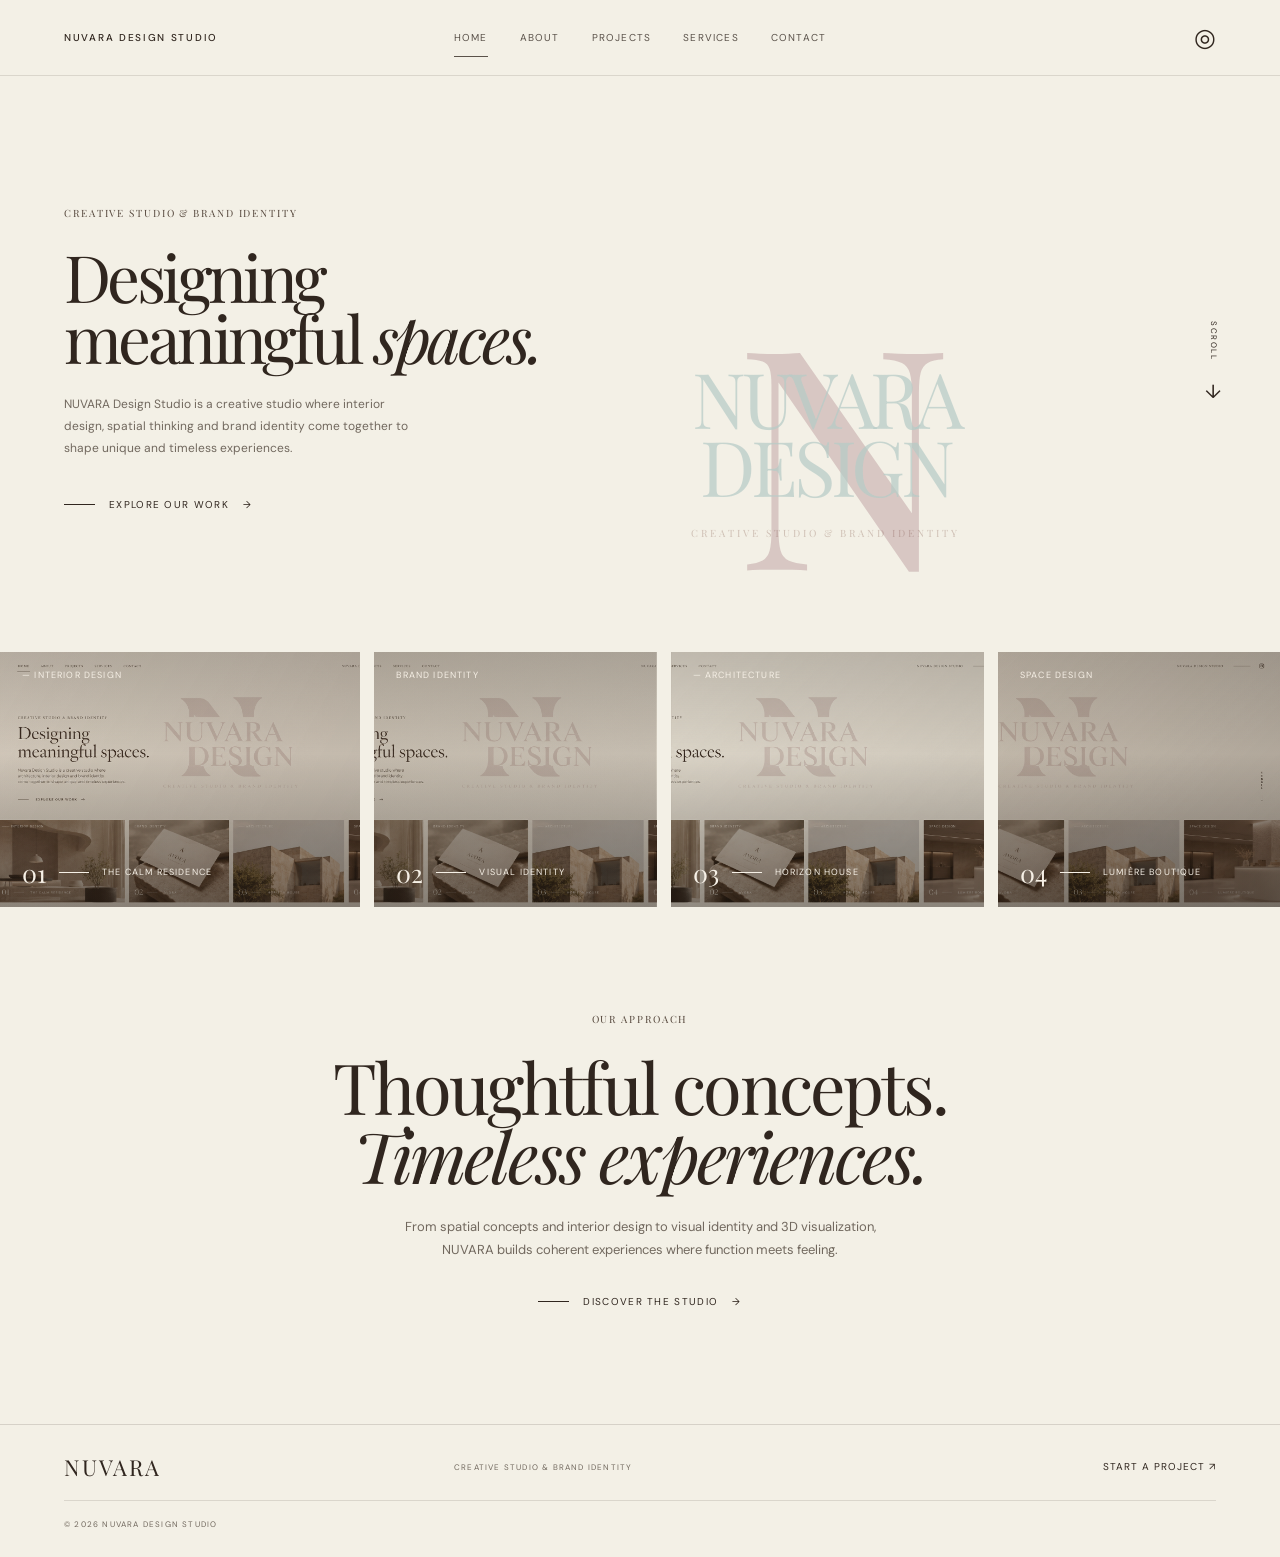
<file: Downloads/NUVARA-Design-Studio-Portfolio-UPDATED/nuvara-portfolio/index.html>
<!DOCTYPE html>
<html lang="en">
<head>
  <meta charset="UTF-8">
  <meta name="viewport" content="width=device-width, initial-scale=1.0">
  <meta name="description" content="NUVARA Design Studio — creative studio and brand identity. Interior design, architecture, branding and spatial experiences.">
  <title>NUVARA Design — Creative Studio & Brand Identity</title>
  <link rel="preconnect" href="https://fonts.googleapis.com">
  <link rel="preconnect" href="https://fonts.gstatic.com" crossorigin>
  <link href="https://fonts.googleapis.com/css2?family=DM+Sans:wght@300;400;500&family=Playfair+Display:wght@400;500&display=swap" rel="stylesheet">
  <link rel="stylesheet" href="assets/css/style.css">
</head>
<body class="home-page">
  <header class="home-header">
    <a class="home-brand" href="index.html" aria-label="NUVARA home">NUVARA DESIGN STUDIO</a>
    <button class="home-menu-toggle" aria-expanded="false" aria-controls="home-nav">MENU</button>
    <nav class="home-nav" id="home-nav" aria-label="Main navigation">
      <a class="active" href="index.html">Home</a>
      <a href="about.html">About</a>
      <a href="#work">Projects</a>
      <a href="#services">Services</a>
      <a href="contact.html">Contact</a>
    </nav>
    <a class="instagram-link" href="https://www.instagram.com/" target="_blank" rel="noreferrer" aria-label="Instagram">◎</a>
  </header>

  <main>
    <section class="home-hero">
      <div class="hero-copy-home">
        <p class="eyebrow">CREATIVE STUDIO &amp; BRAND IDENTITY</p>
        <h1>Designing<br>meaningful <em>spaces.</em></h1>
        <p class="home-description">NUVARA Design Studio is a creative studio where interior design, spatial thinking and brand identity come together to shape unique and timeless experiences.</p>
        <a class="home-cta" href="#work"><span class="cta-line"></span> Explore our work <span aria-hidden="true">→</span></a>
      </div>

      <div class="hero-logo-watermark" aria-hidden="true">
        <div class="watermark-monogram">N</div>
        <div class="watermark-name">NUVARA<br>DESIGN</div>
        <p>CREATIVE STUDIO &amp; BRAND IDENTITY</p>
      </div>
      <a class="scroll-cue" href="#work"><span>SCROLL</span><b>↓</b></a>
    </section>

    <section id="work" class="home-projects" aria-label="Selected projects">
      <a class="home-project project-interior" href="project-residential.html">
        <span class="project-category">— Interior Design</span>
        <span class="project-caption"><b>01</b><i></i><span>The Calm Residence</span></span>
      </a>
      <a class="home-project project-brand" href="project-identity.html">
        <span class="project-category">Brand Identity</span>
        <span class="project-caption"><b>02</b><i></i><span>Visual Identity</span></span>
      </a>
      <a class="home-project project-architecture" href="project-nuvara.html">
        <span class="project-category">— Architecture</span>
        <span class="project-caption"><b>03</b><i></i><span>Horizon House</span></span>
      </a>
      <a class="home-project project-space" href="project-modular.html">
        <span class="project-category">Space Design</span>
        <span class="project-caption"><b>04</b><i></i><span>Lumière Boutique</span></span>
      </a>
    </section>

    <section class="home-intro" id="services">
      <p class="eyebrow">OUR APPROACH</p>
      <h2>Thoughtful concepts.<br><em>Timeless experiences.</em></h2>
      <p>From spatial concepts and interior design to visual identity and 3D visualization, NUVARA builds coherent experiences where function meets feeling.</p>
      <a class="home-cta" href="about.html"><span class="cta-line"></span> Discover the studio <span aria-hidden="true">→</span></a>
    </section>
  </main>

  <footer class="home-footer">
    <a class="footer-wordmark" href="index.html">NUVARA</a>
    <span>CREATIVE STUDIO &amp; BRAND IDENTITY</span>
    <a href="contact.html">Start a project ↗</a>
    <small>© 2026 NUVARA DESIGN STUDIO</small>
  </footer>
  <script src="assets/js/script.js"></script>
</body>
</html>
</file>
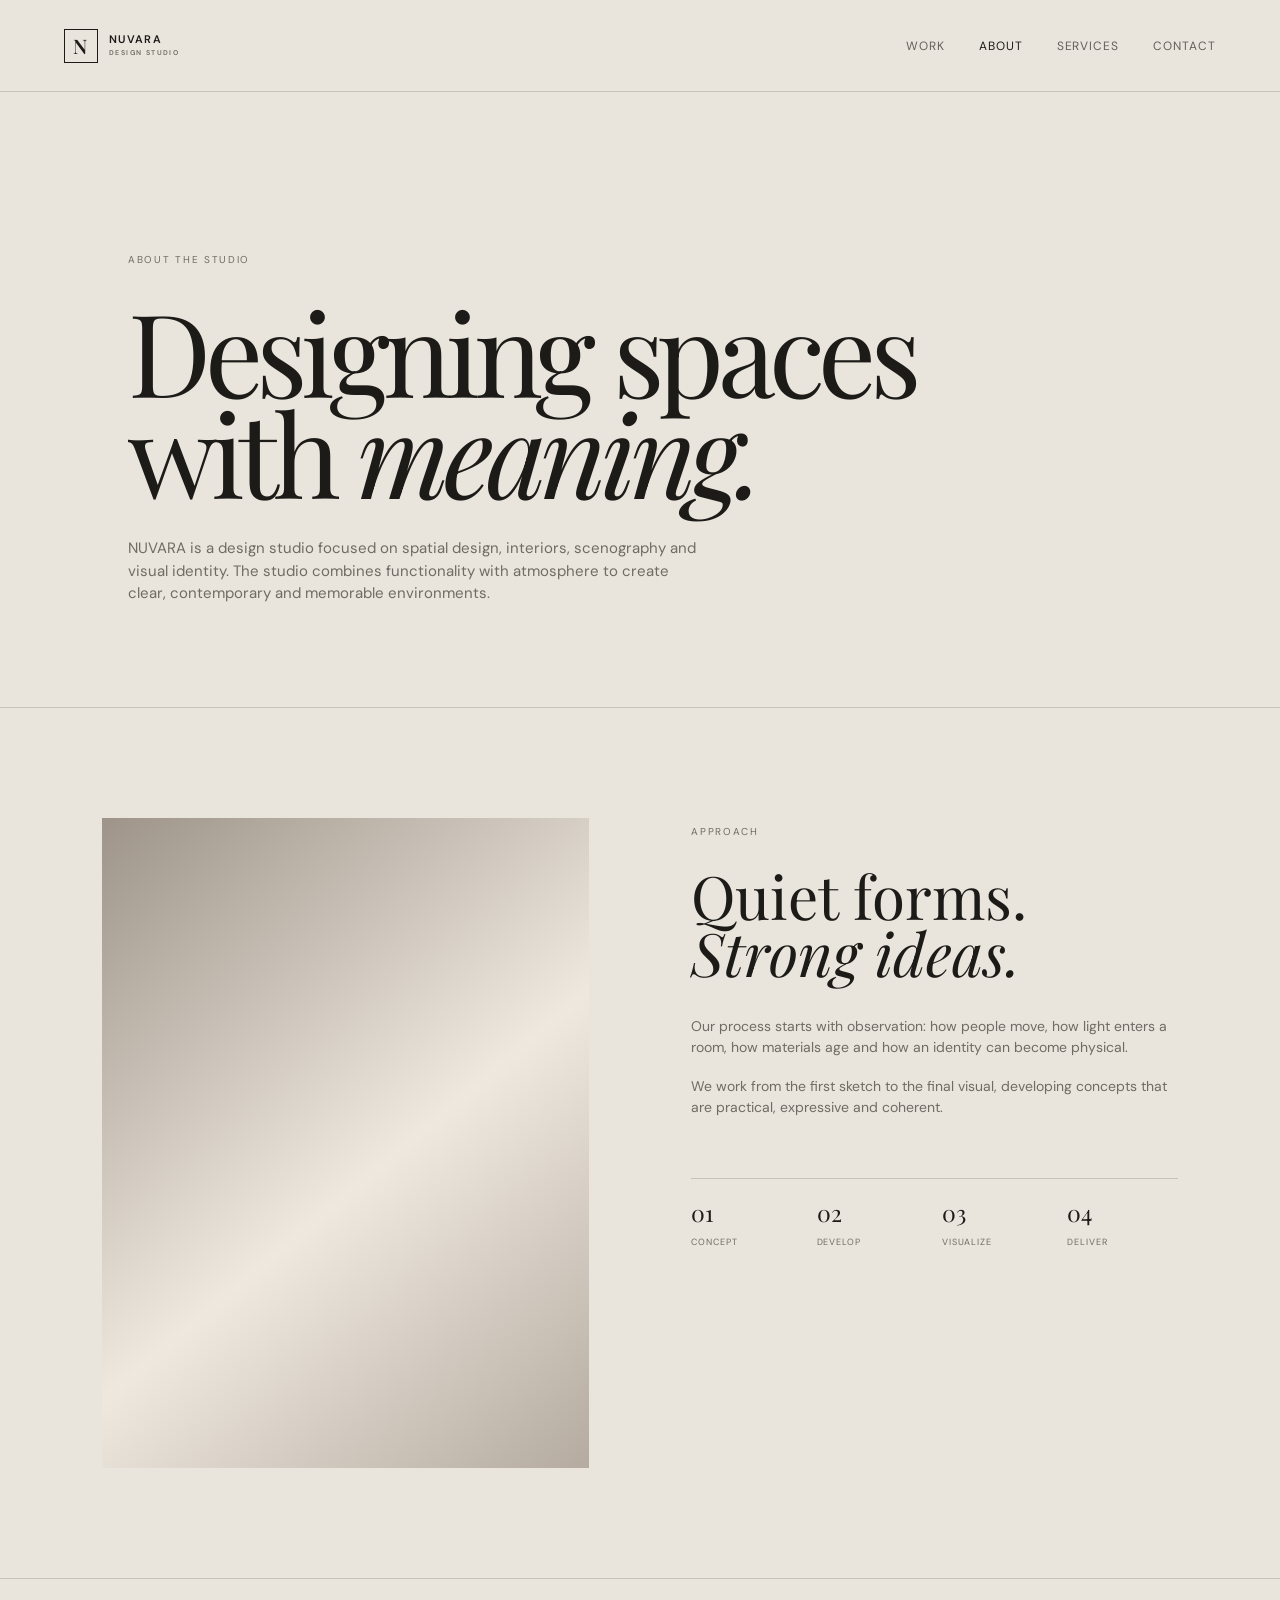
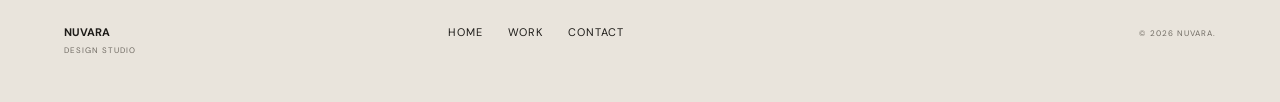
<file: Downloads/NUVARA-Design-Studio-Portfolio-UPDATED/nuvara-portfolio/about.html>
<!DOCTYPE html>
<html lang="en">
<head>
  <meta charset="UTF-8">
  <meta name="viewport" content="width=device-width, initial-scale=1.0">
  <title>About — NUVARA</title>
  <link rel="preconnect" href="https://fonts.googleapis.com">
  <link rel="preconnect" href="https://fonts.gstatic.com" crossorigin>
  <link href="https://fonts.googleapis.com/css2?family=DM+Sans:wght@300;400;500;600&family=Playfair+Display:wght@400;500&display=swap" rel="stylesheet">
  <link rel="stylesheet" href="assets/css/style.css">
</head>
<body>
<header class="site-header">
  <a class="brand" href="index.html"><span class="brand-mark">N</span><span>NUVARA<br><small>DESIGN STUDIO</small></span></a>
  <button class="menu-toggle">MENU</button>
  <nav class="nav"><a href="index.html#work">Work</a><a class="active" href="about.html">About</a><a href="index.html#services">Services</a><a href="contact.html">Contact</a></nav>
</header>
<main class="inner-page">
  <section class="page-hero">
    <span class="eyebrow">ABOUT THE STUDIO</span>
    <h1>Designing spaces<br>with <em>meaning.</em></h1>
    <p>NUVARA is a design studio focused on spatial design, interiors, scenography and visual identity. The studio combines functionality with atmosphere to create clear, contemporary and memorable environments.</p>
  </section>
  <section class="about-grid section">
    <div class="about-visual image-09"></div>
    <div class="about-text">
      <span class="eyebrow">APPROACH</span>
      <h2>Quiet forms.<br><em>Strong ideas.</em></h2>
      <p>Our process starts with observation: how people move, how light enters a room, how materials age and how an identity can become physical.</p>
      <p>We work from the first sketch to the final visual, developing concepts that are practical, expressive and coherent.</p>
      <div class="facts"><div><strong>01</strong><span>Concept</span></div><div><strong>02</strong><span>Develop</span></div><div><strong>03</strong><span>Visualize</span></div><div><strong>04</strong><span>Deliver</span></div></div>
    </div>
  </section>
</main>
<footer class="footer"><div><strong>NUVARA</strong><br><small>DESIGN STUDIO</small></div><div><a href="index.html">Home</a><a href="index.html#work">Work</a><a href="contact.html">Contact</a></div><div><small>© 2026 NUVARA.</small></div></footer>
<script src="assets/js/script.js"></script>
</body>
</html>
</file>
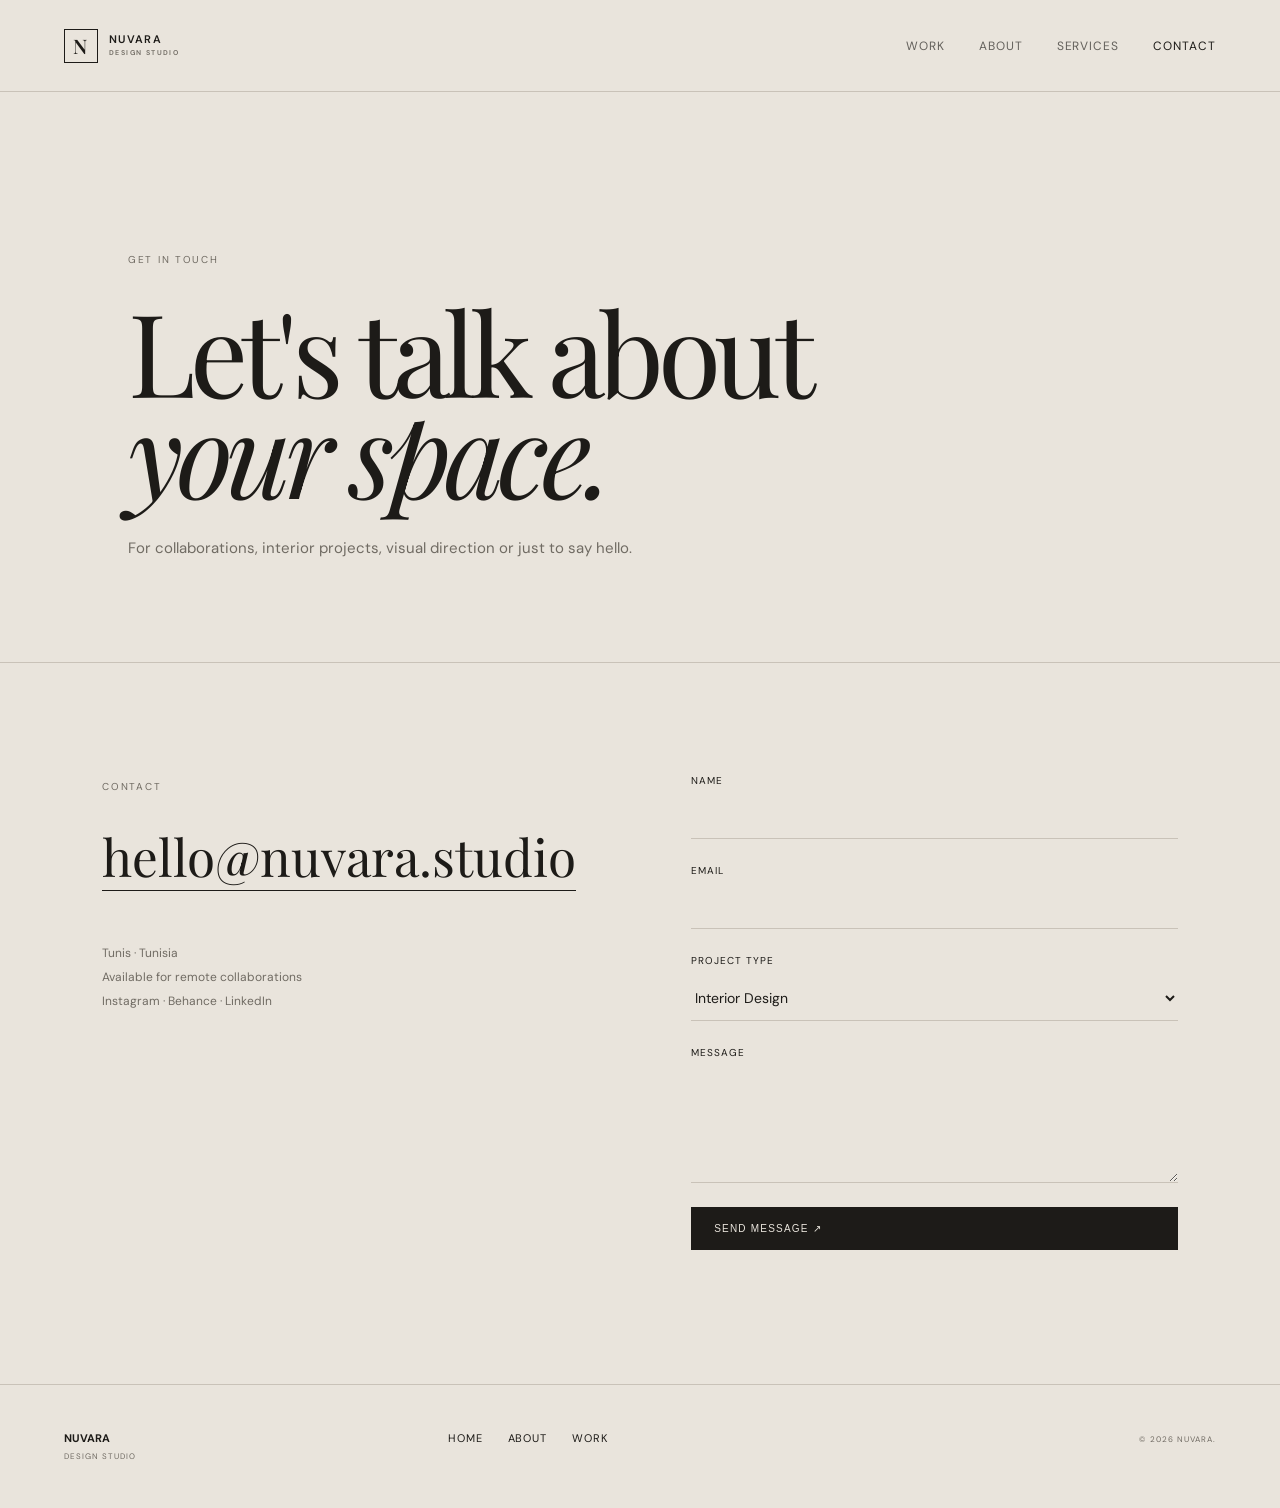
<file: Downloads/NUVARA-Design-Studio-Portfolio-UPDATED/nuvara-portfolio/contact.html>
<!DOCTYPE html>
<html lang="en">
<head>
  <meta charset="UTF-8"><meta name="viewport" content="width=device-width, initial-scale=1.0">
  <title>Contact — NUVARA</title>
  <link rel="preconnect" href="https://fonts.googleapis.com"><link rel="preconnect" href="https://fonts.gstatic.com" crossorigin>
  <link href="https://fonts.googleapis.com/css2?family=DM+Sans:wght@300;400;500;600&family=Playfair+Display:wght@400;500&display=swap" rel="stylesheet">
  <link rel="stylesheet" href="assets/css/style.css">
</head>
<body>
<header class="site-header">
  <a class="brand" href="index.html"><span class="brand-mark">N</span><span>NUVARA<br><small>DESIGN STUDIO</small></span></a>
  <button class="menu-toggle">MENU</button><nav class="nav"><a href="index.html#work">Work</a><a href="about.html">About</a><a href="index.html#services">Services</a><a class="active" href="contact.html">Contact</a></nav>
</header>
<main class="inner-page">
  <section class="page-hero contact-hero"><span class="eyebrow">GET IN TOUCH</span><h1>Let's talk about<br><em>your space.</em></h1><p>For collaborations, interior projects, visual direction or just to say hello.</p></section>
  <section class="contact-grid section">
    <div><span class="eyebrow">CONTACT</span><a class="big-contact" href="mailto:hello@nuvara.studio">hello@nuvara.studio</a><div class="contact-details"><p>Tunis · Tunisia</p><p>Available for remote collaborations</p><p>Instagram · Behance · LinkedIn</p></div></div>
    <form class="contact-form" onsubmit="return submitForm(event)">
      <label>Name<input required type="text" name="name"></label>
      <label>Email<input required type="email" name="email"></label>
      <label>Project type<select name="type"><option>Interior Design</option><option>Brand Identity</option><option>3D Visualization</option><option>Scenography</option><option>Other</option></select></label>
      <label>Message<textarea required name="message" rows="5"></textarea></label>
      <button class="button" type="submit">Send message ↗</button>
      <p id="form-message" class="form-message"></p>
    </form>
  </section>
</main>
<footer class="footer"><div><strong>NUVARA</strong><br><small>DESIGN STUDIO</small></div><div><a href="index.html">Home</a><a href="about.html">About</a><a href="index.html#work">Work</a></div><div><small>© 2026 NUVARA.</small></div></footer>
<script src="assets/js/script.js"></script>
</body>
</html>
</file>
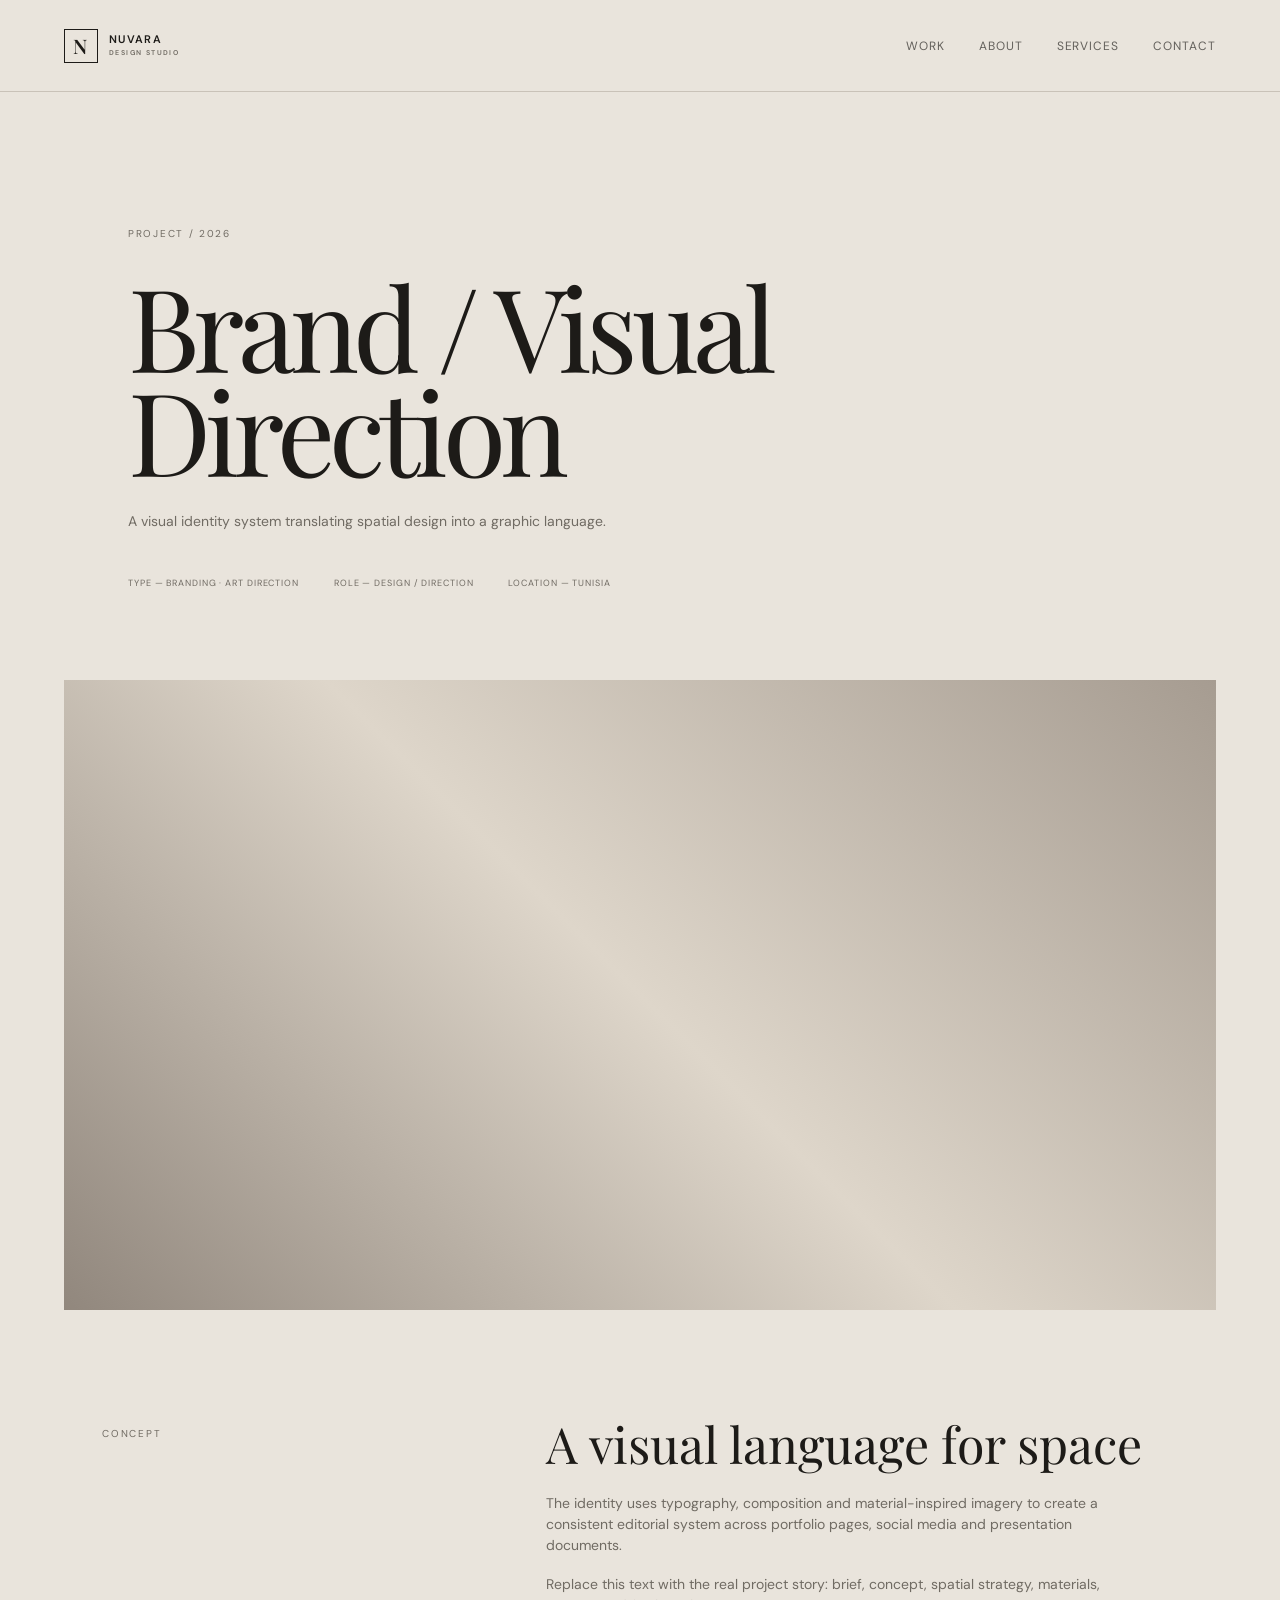
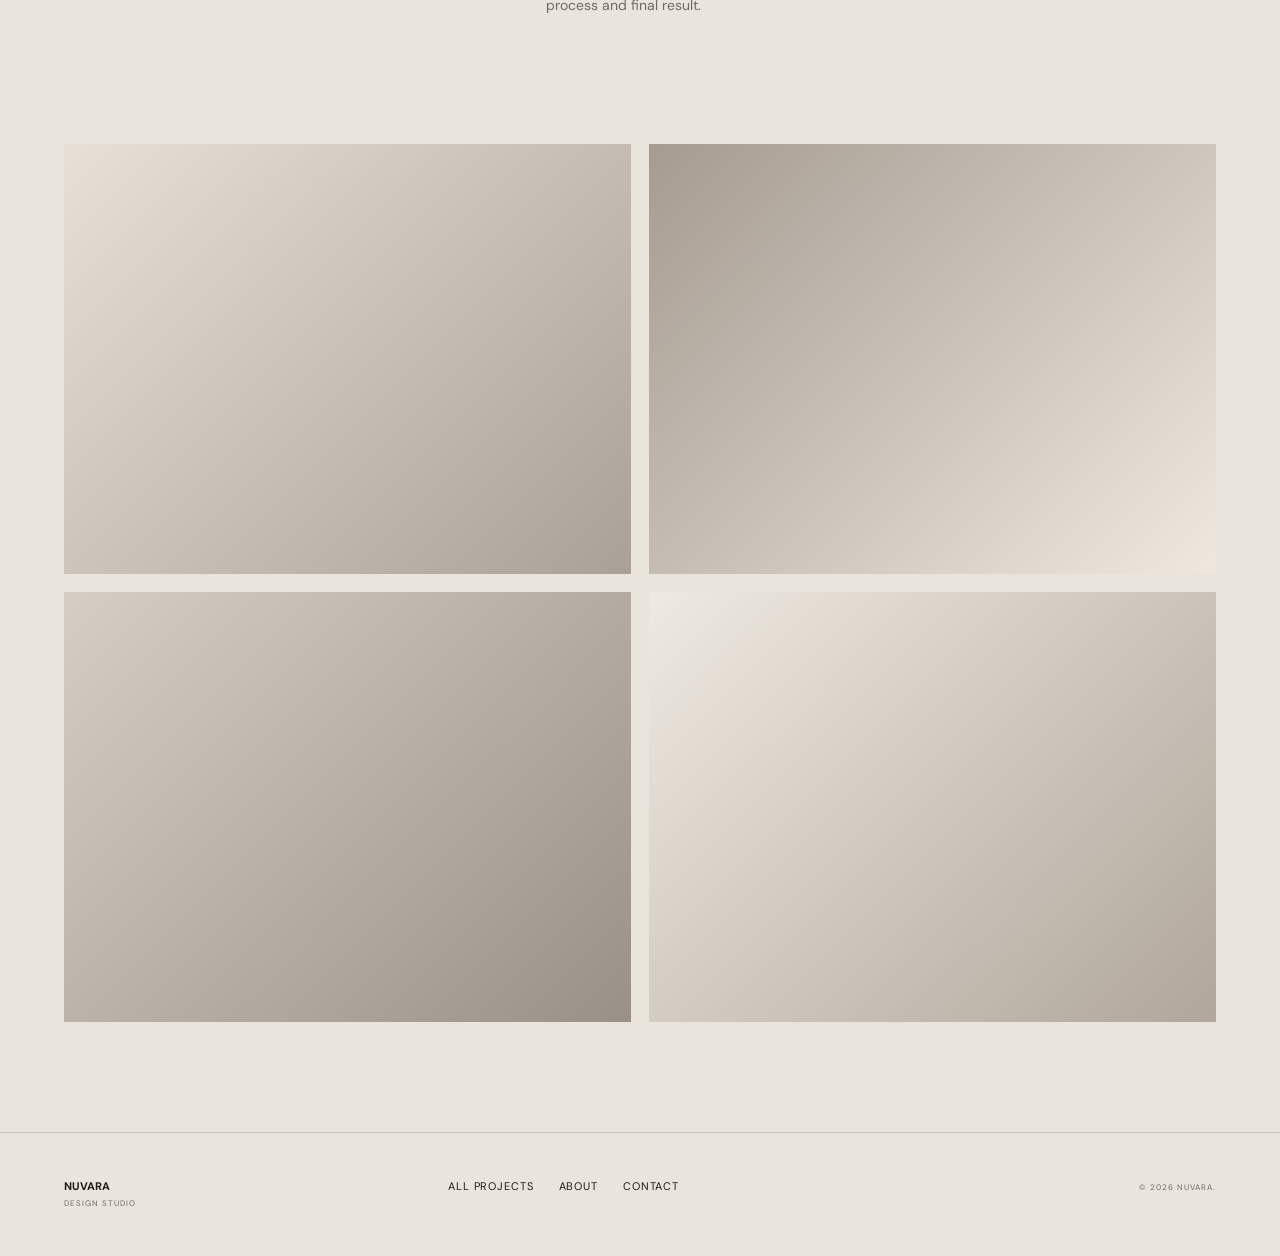
<file: Downloads/NUVARA-Design-Studio-Portfolio-UPDATED/nuvara-portfolio/project-identity.html>
<!DOCTYPE html>
<html lang="en">
<head>
<meta charset="UTF-8"><meta name="viewport" content="width=device-width, initial-scale=1.0">
<title>Brand / Visual Direction — NUVARA</title>
<link rel="preconnect" href="https://fonts.googleapis.com"><link rel="preconnect" href="https://fonts.gstatic.com" crossorigin>
<link href="https://fonts.googleapis.com/css2?family=DM+Sans:wght@300;400;500;600&family=Playfair+Display:wght@400;500&display=swap" rel="stylesheet">
<link rel="stylesheet" href="assets/css/style.css">
</head>
<body>
<header class="site-header">
<a class="brand" href="index.html"><span class="brand-mark">N</span><span>NUVARA<br><small>DESIGN STUDIO</small></span></a>
<button class="menu-toggle">MENU</button><nav class="nav"><a href="index.html#work">Work</a><a href="about.html">About</a><a href="index.html#services">Services</a><a href="contact.html">Contact</a></nav>
</header>
<main class="project-page">
<section class="project-intro"><span class="eyebrow">PROJECT / 2026</span><h1>Brand / Visual Direction</h1><p>A visual identity system translating spatial design into a graphic language.</p><div class="project-data"><span>Type — Branding · Art Direction</span><span>Role — Design / Direction</span><span>Location — Tunisia</span></div></section>
<div class="project-cover image-04"></div>
<section class="project-body section"><div><span class="eyebrow">CONCEPT</span></div><div><h2>A visual language for space</h2><p>The identity uses typography, composition and material-inspired imagery to create a consistent editorial system across portfolio pages, social media and presentation documents.</p><p>Replace this text with the real project story: brief, concept, spatial strategy, materials, process and final result.</p></div></section>
<div class="project-gallery"><div class="gallery-box g1"></div><div class="gallery-box g2"></div><div class="gallery-box g3"></div><div class="gallery-box g4"></div></div>
</main>
<footer class="footer"><div><strong>NUVARA</strong><br><small>DESIGN STUDIO</small></div><div><a href="index.html#work">All projects</a><a href="about.html">About</a><a href="contact.html">Contact</a></div><div><small>© 2026 NUVARA.</small></div></footer>
<script src="assets/js/script.js"></script>
</body></html>
</file>
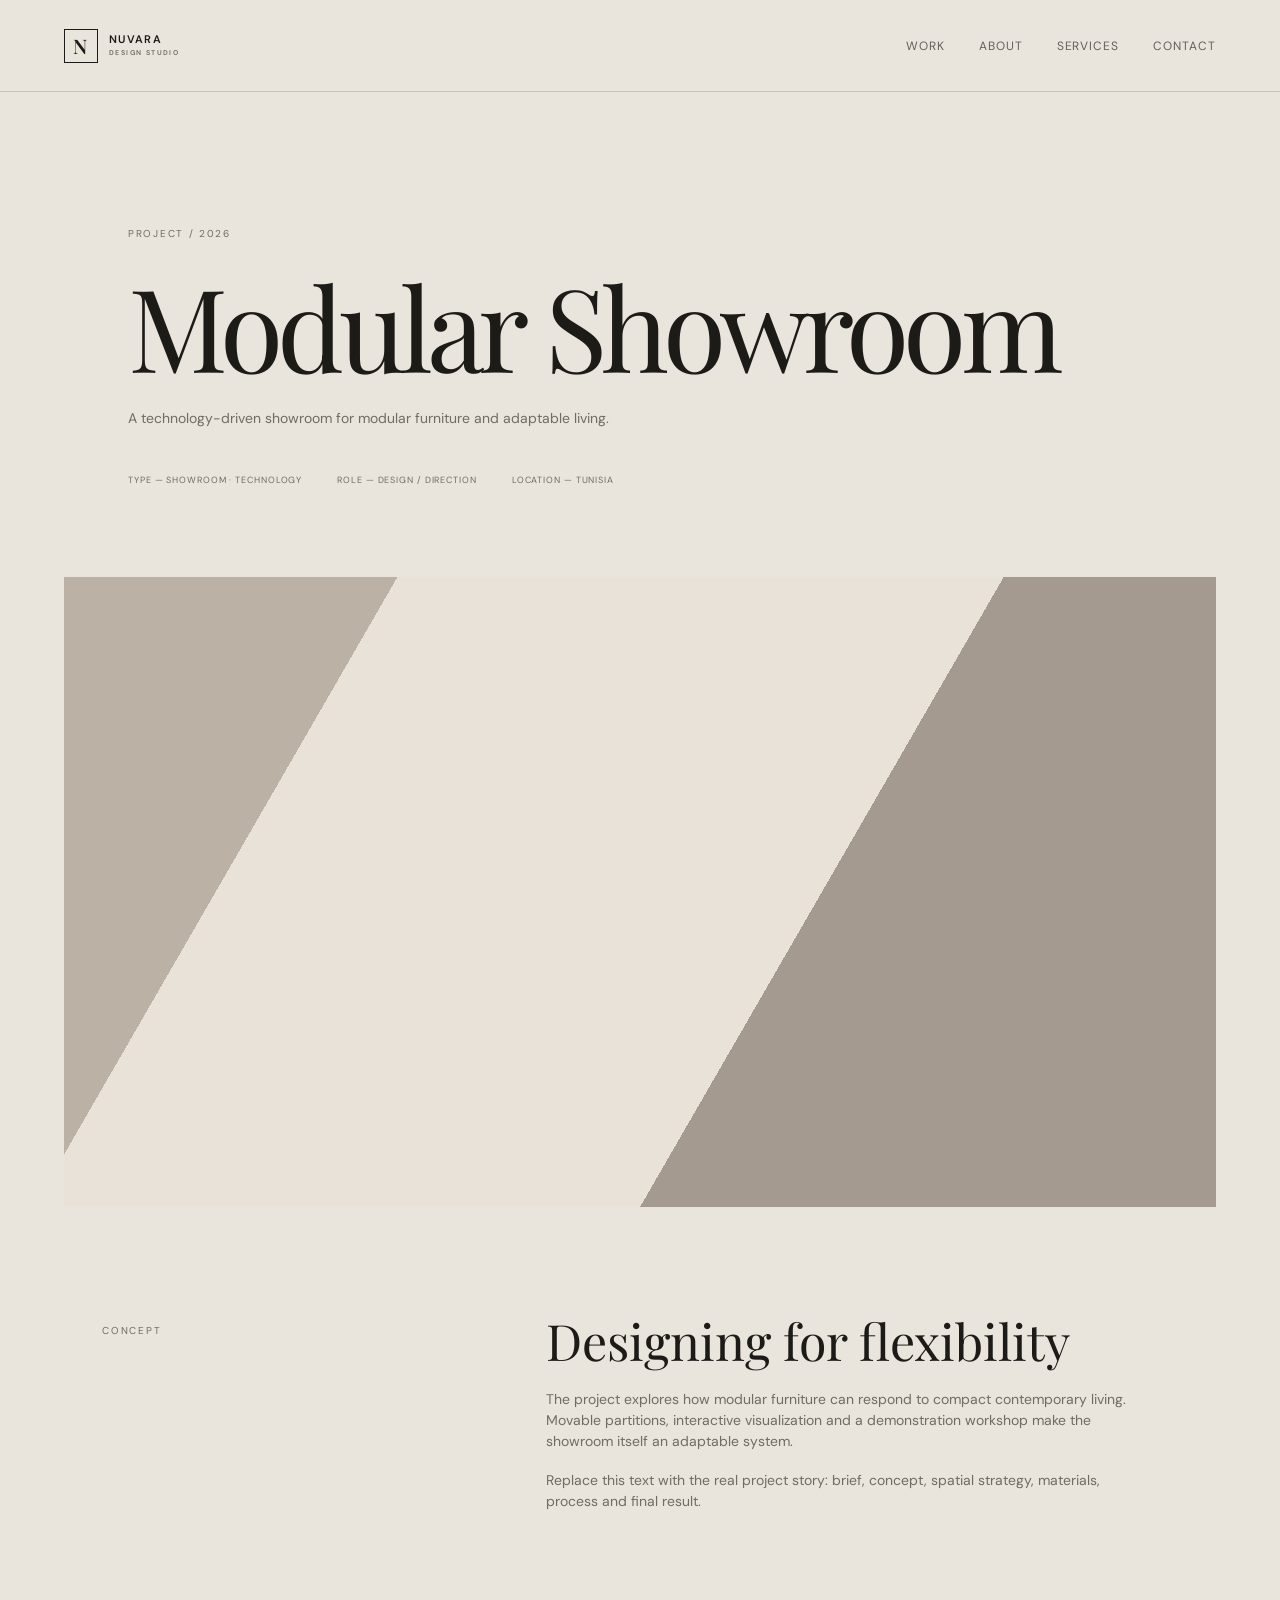
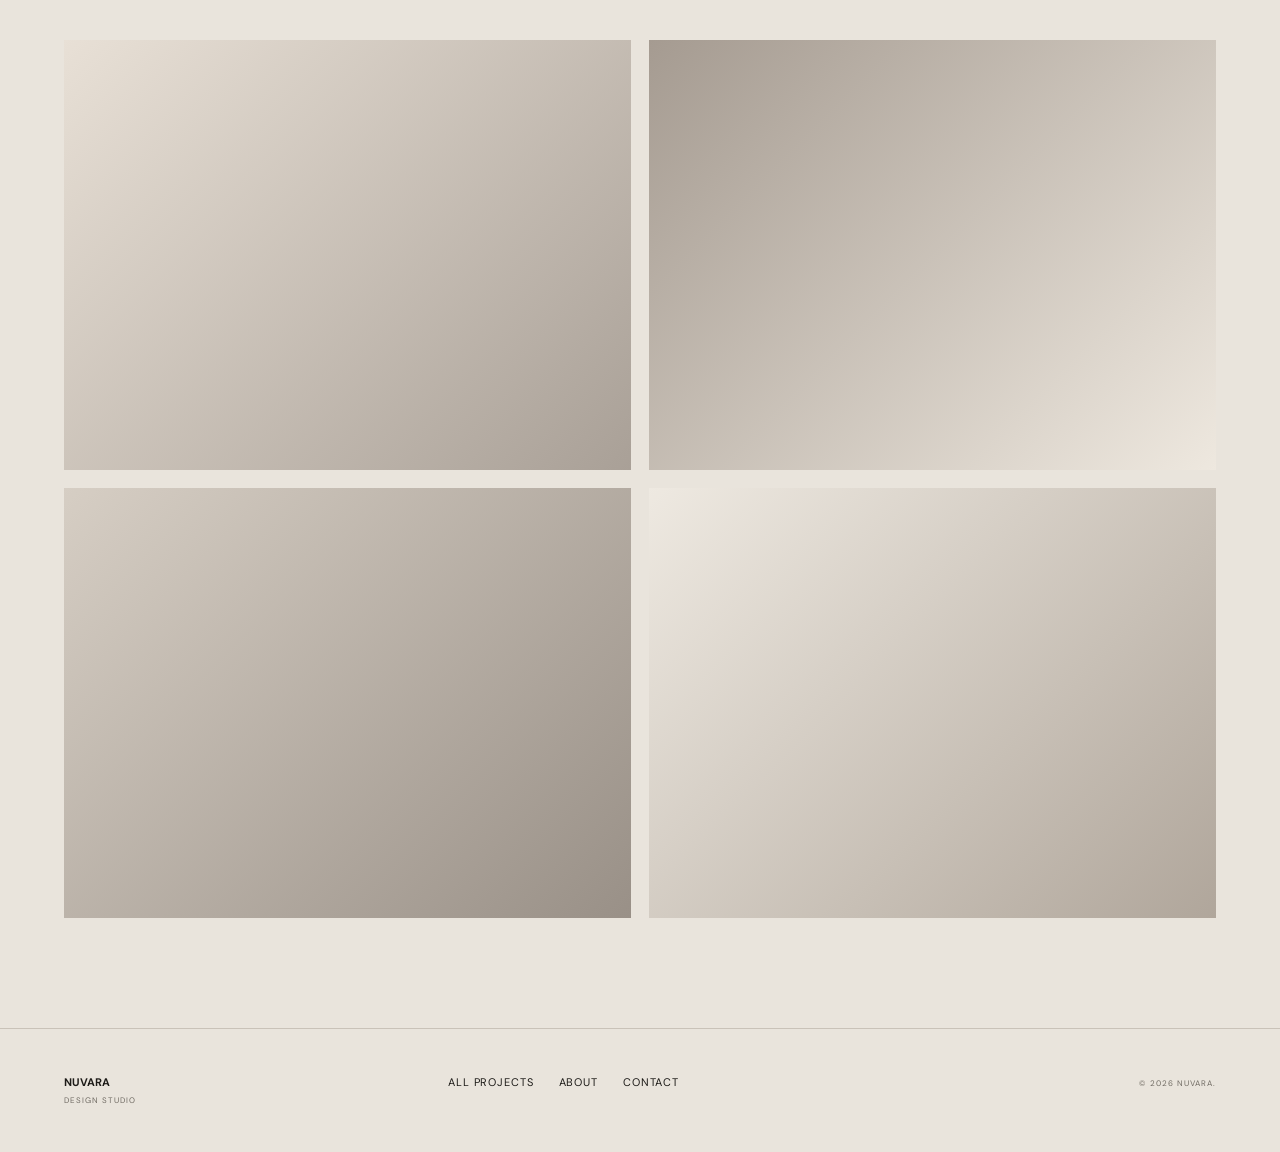
<file: Downloads/NUVARA-Design-Studio-Portfolio-UPDATED/nuvara-portfolio/project-modular.html>
<!DOCTYPE html>
<html lang="en">
<head>
<meta charset="UTF-8"><meta name="viewport" content="width=device-width, initial-scale=1.0">
<title>Modular Showroom — NUVARA</title>
<link rel="preconnect" href="https://fonts.googleapis.com"><link rel="preconnect" href="https://fonts.gstatic.com" crossorigin>
<link href="https://fonts.googleapis.com/css2?family=DM+Sans:wght@300;400;500;600&family=Playfair+Display:wght@400;500&display=swap" rel="stylesheet">
<link rel="stylesheet" href="assets/css/style.css">
</head>
<body>
<header class="site-header">
<a class="brand" href="index.html"><span class="brand-mark">N</span><span>NUVARA<br><small>DESIGN STUDIO</small></span></a>
<button class="menu-toggle">MENU</button><nav class="nav"><a href="index.html#work">Work</a><a href="about.html">About</a><a href="index.html#services">Services</a><a href="contact.html">Contact</a></nav>
</header>
<main class="project-page">
<section class="project-intro"><span class="eyebrow">PROJECT / 2026</span><h1>Modular Showroom</h1><p>A technology-driven showroom for modular furniture and adaptable living.</p><div class="project-data"><span>Type — Showroom · Technology</span><span>Role — Design / Direction</span><span>Location — Tunisia</span></div></section>
<div class="project-cover image-02"></div>
<section class="project-body section"><div><span class="eyebrow">CONCEPT</span></div><div><h2>Designing for flexibility</h2><p>The project explores how modular furniture can respond to compact contemporary living. Movable partitions, interactive visualization and a demonstration workshop make the showroom itself an adaptable system.</p><p>Replace this text with the real project story: brief, concept, spatial strategy, materials, process and final result.</p></div></section>
<div class="project-gallery"><div class="gallery-box g1"></div><div class="gallery-box g2"></div><div class="gallery-box g3"></div><div class="gallery-box g4"></div></div>
</main>
<footer class="footer"><div><strong>NUVARA</strong><br><small>DESIGN STUDIO</small></div><div><a href="index.html#work">All projects</a><a href="about.html">About</a><a href="contact.html">Contact</a></div><div><small>© 2026 NUVARA.</small></div></footer>
<script src="assets/js/script.js"></script>
</body></html>
</file>
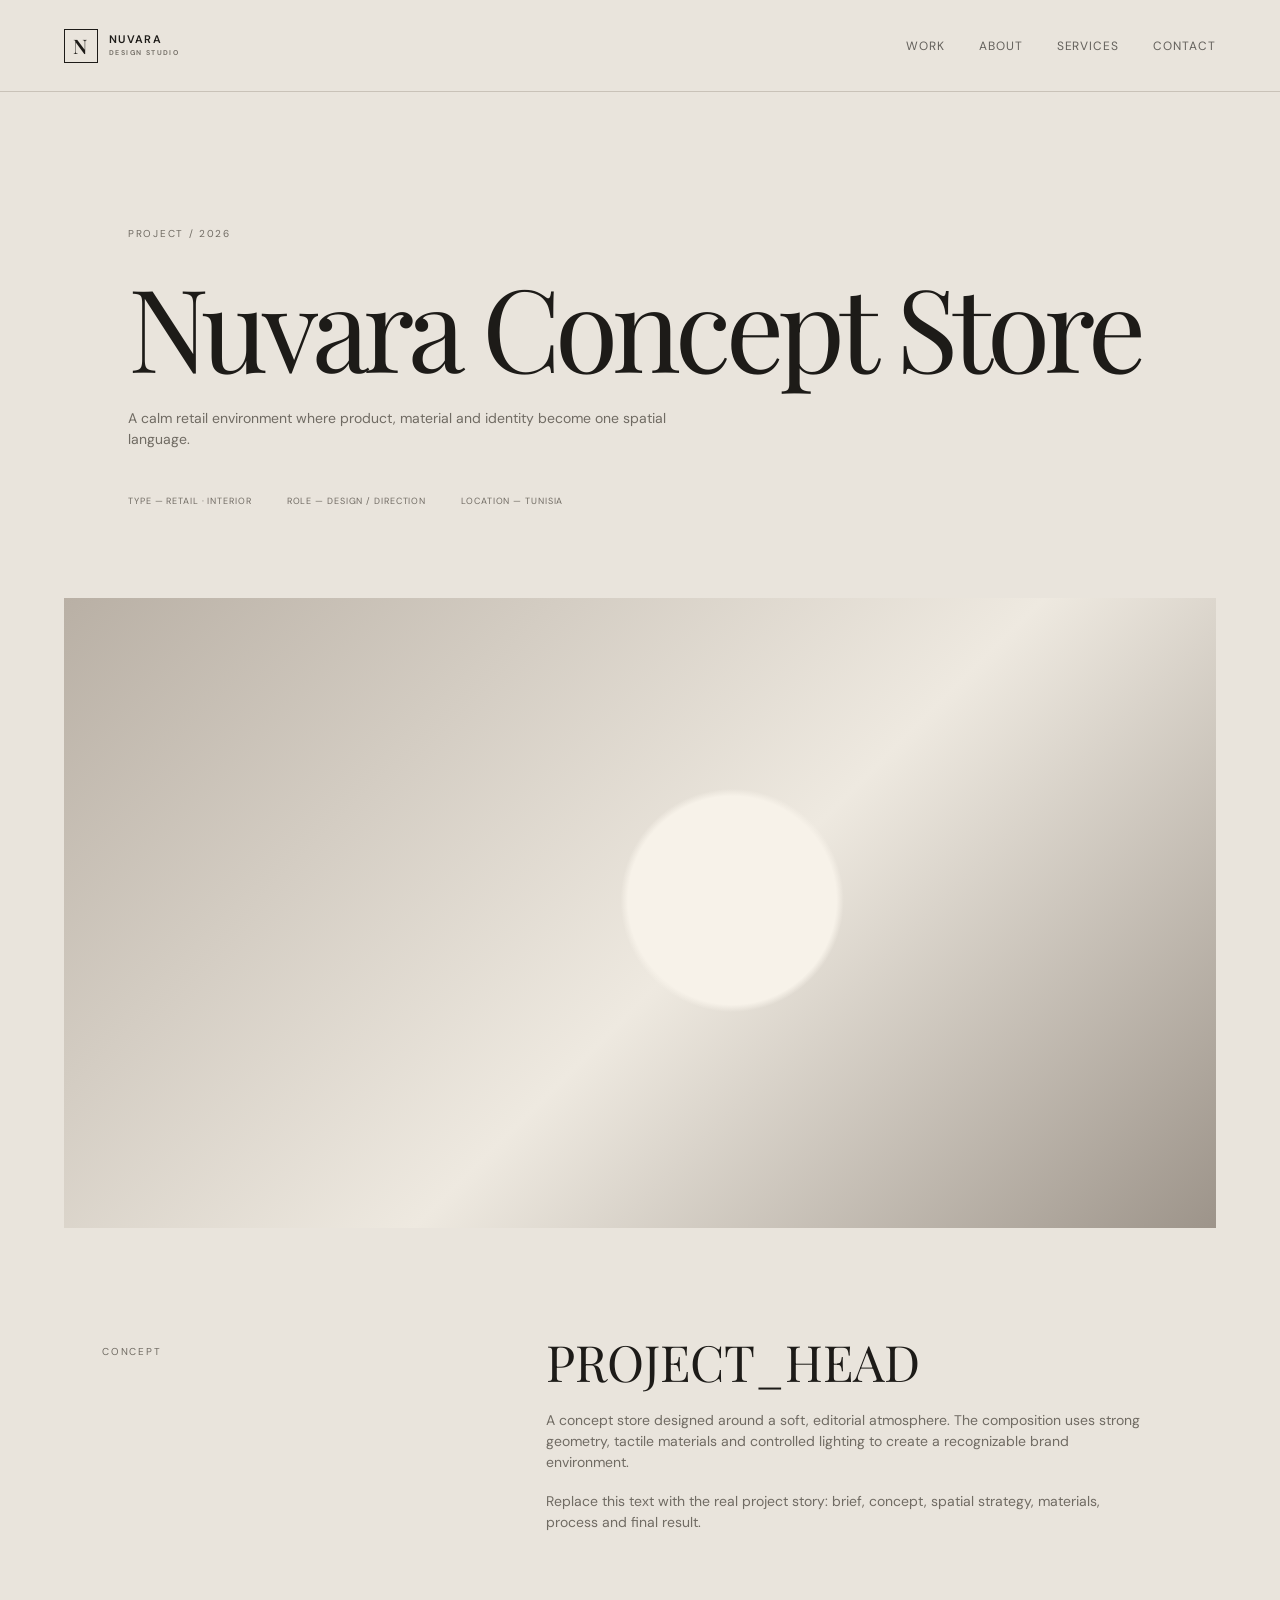
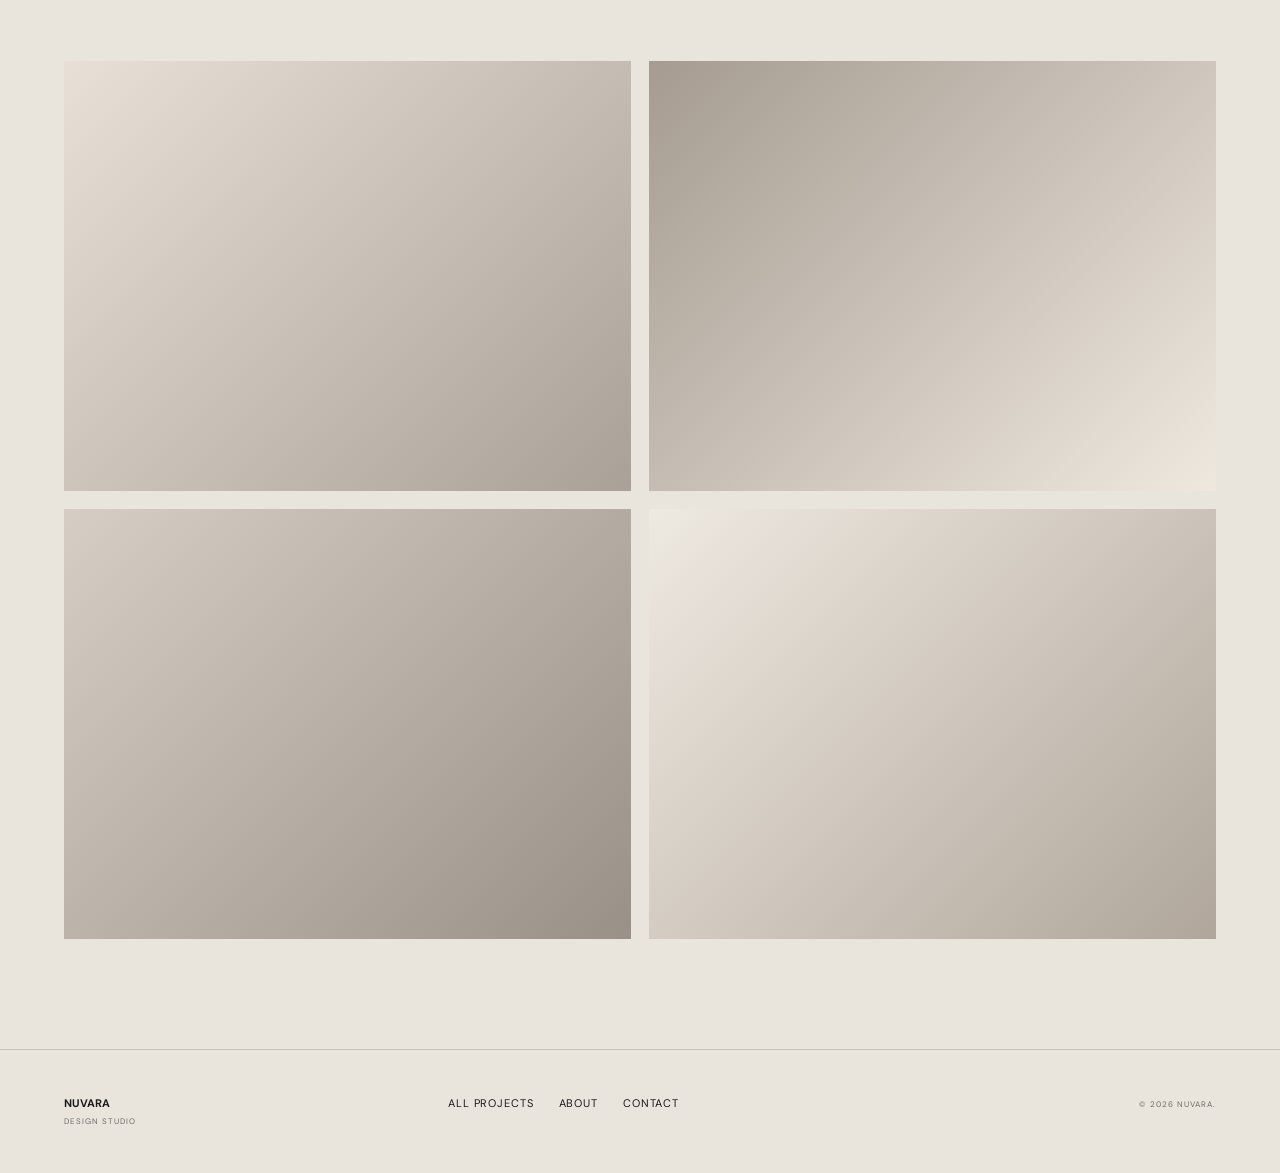
<file: Downloads/NUVARA-Design-Studio-Portfolio-UPDATED/nuvara-portfolio/project-nuvara.html>
<!DOCTYPE html>
<html lang="en">
<head>
<meta charset="UTF-8"><meta name="viewport" content="width=device-width, initial-scale=1.0">
<title>Nuvara Concept Store — NUVARA</title>
<link rel="preconnect" href="https://fonts.googleapis.com"><link rel="preconnect" href="https://fonts.gstatic.com" crossorigin>
<link href="https://fonts.googleapis.com/css2?family=DM+Sans:wght@300;400;500;600&family=Playfair+Display:wght@400;500&display=swap" rel="stylesheet">
<link rel="stylesheet" href="assets/css/style.css">
</head>
<body>
<header class="site-header">
<a class="brand" href="index.html"><span class="brand-mark">N</span><span>NUVARA<br><small>DESIGN STUDIO</small></span></a>
<button class="menu-toggle">MENU</button><nav class="nav"><a href="index.html#work">Work</a><a href="about.html">About</a><a href="index.html#services">Services</a><a href="contact.html">Contact</a></nav>
</header>
<main class="project-page">
<section class="project-intro"><span class="eyebrow">PROJECT / 2026</span><h1>Nuvara Concept Store</h1><p>A calm retail environment where product, material and identity become one spatial language.</p><div class="project-data"><span>Type — Retail · Interior</span><span>Role — Design / Direction</span><span>Location — Tunisia</span></div></section>
<div class="project-cover image-01"></div>
<section class="project-body section"><div><span class="eyebrow">CONCEPT</span></div><div><h2>PROJECT_HEAD</h2><p>A concept store designed around a soft, editorial atmosphere. The composition uses strong geometry, tactile materials and controlled lighting to create a recognizable brand environment.</p><p>Replace this text with the real project story: brief, concept, spatial strategy, materials, process and final result.</p></div></section>
<div class="project-gallery"><div class="gallery-box g1"></div><div class="gallery-box g2"></div><div class="gallery-box g3"></div><div class="gallery-box g4"></div></div>
</main>
<footer class="footer"><div><strong>NUVARA</strong><br><small>DESIGN STUDIO</small></div><div><a href="index.html#work">All projects</a><a href="about.html">About</a><a href="contact.html">Contact</a></div><div><small>© 2026 NUVARA.</small></div></footer>
<script src="assets/js/script.js"></script>
</body></html>
</file>
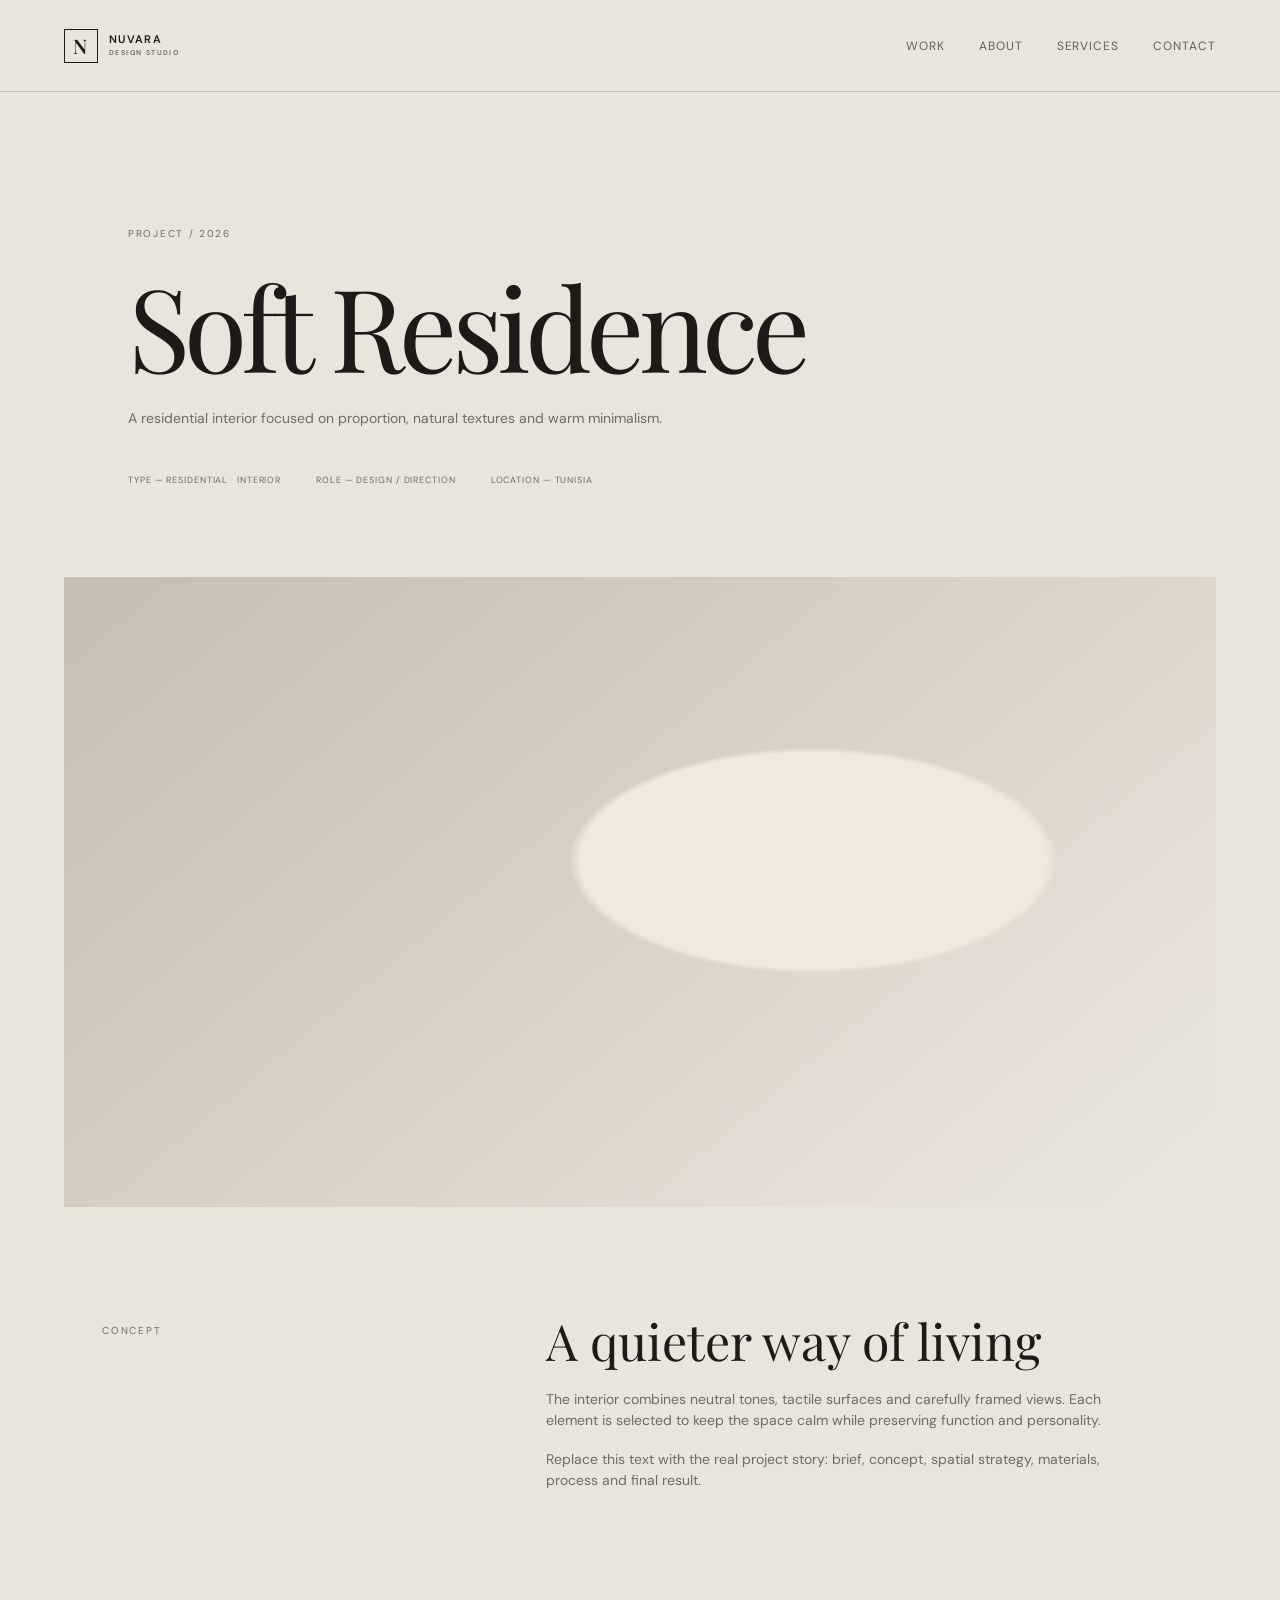
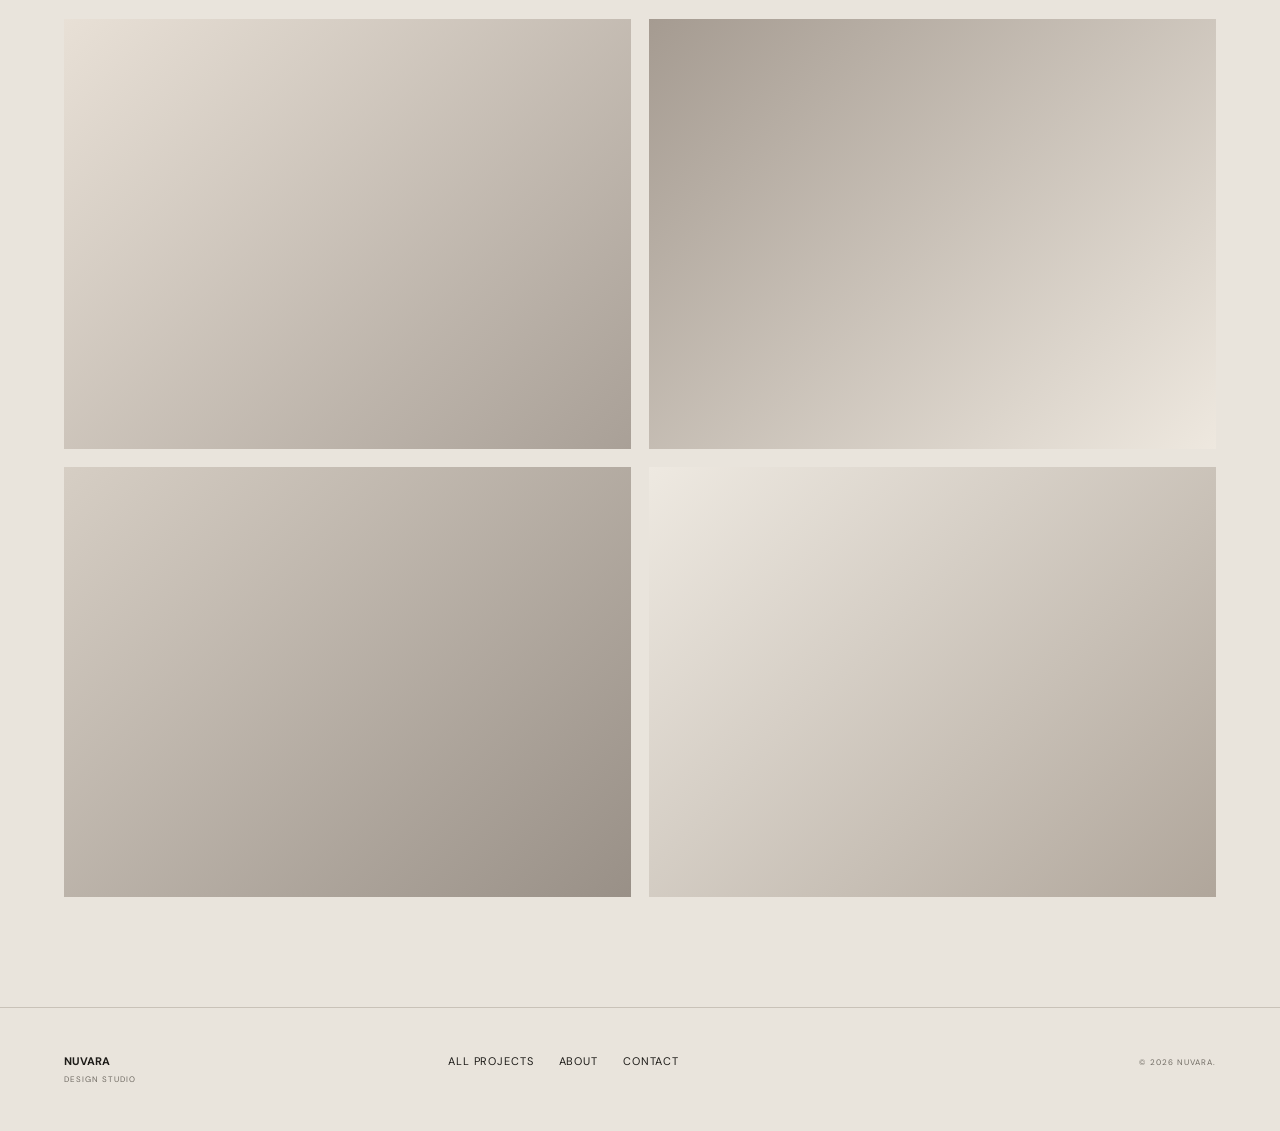
<file: Downloads/NUVARA-Design-Studio-Portfolio-UPDATED/nuvara-portfolio/project-residential.html>
<!DOCTYPE html>
<html lang="en">
<head>
<meta charset="UTF-8"><meta name="viewport" content="width=device-width, initial-scale=1.0">
<title>Soft Residence — NUVARA</title>
<link rel="preconnect" href="https://fonts.googleapis.com"><link rel="preconnect" href="https://fonts.gstatic.com" crossorigin>
<link href="https://fonts.googleapis.com/css2?family=DM+Sans:wght@300;400;500;600&family=Playfair+Display:wght@400;500&display=swap" rel="stylesheet">
<link rel="stylesheet" href="assets/css/style.css">
</head>
<body>
<header class="site-header">
<a class="brand" href="index.html"><span class="brand-mark">N</span><span>NUVARA<br><small>DESIGN STUDIO</small></span></a>
<button class="menu-toggle">MENU</button><nav class="nav"><a href="index.html#work">Work</a><a href="about.html">About</a><a href="index.html#services">Services</a><a href="contact.html">Contact</a></nav>
</header>
<main class="project-page">
<section class="project-intro"><span class="eyebrow">PROJECT / 2026</span><h1>Soft Residence</h1><p>A residential interior focused on proportion, natural textures and warm minimalism.</p><div class="project-data"><span>Type — Residential · Interior</span><span>Role — Design / Direction</span><span>Location — Tunisia</span></div></section>
<div class="project-cover image-03"></div>
<section class="project-body section"><div><span class="eyebrow">CONCEPT</span></div><div><h2>A quieter way of living</h2><p>The interior combines neutral tones, tactile surfaces and carefully framed views. Each element is selected to keep the space calm while preserving function and personality.</p><p>Replace this text with the real project story: brief, concept, spatial strategy, materials, process and final result.</p></div></section>
<div class="project-gallery"><div class="gallery-box g1"></div><div class="gallery-box g2"></div><div class="gallery-box g3"></div><div class="gallery-box g4"></div></div>
</main>
<footer class="footer"><div><strong>NUVARA</strong><br><small>DESIGN STUDIO</small></div><div><a href="index.html#work">All projects</a><a href="about.html">About</a><a href="contact.html">Contact</a></div><div><small>© 2026 NUVARA.</small></div></footer>
<script src="assets/js/script.js"></script>
</body></html>
</file>
<file: Downloads/NUVARA-Design-Studio-Portfolio-UPDATED/nuvara-portfolio/assets/css/style.css>
*{box-sizing:border-box;margin:0;padding:0}
:root{--bg:#e9e4dc;--ink:#1d1b18;--muted:#706b63;--line:#c9c2b8;--paper:#f2eee7}
html{scroll-behavior:smooth}
body{background:var(--bg);color:var(--ink);font-family:"DM Sans",Arial,sans-serif;font-weight:400;line-height:1.5}
a{color:inherit;text-decoration:none}
.noise{position:fixed;inset:0;pointer-events:none;opacity:.035;z-index:20;background-image:url("data:image/svg+xml,%3Csvg viewBox='0 0 180 180' xmlns='http://www.w3.org/2000/svg'%3E%3Cfilter id='n'%3E%3CfeTurbulence type='fractalNoise' baseFrequency='.8' numOctaves='3' stitchTiles='stitch'/%3E%3C/filter%3E%3Crect width='100%25' height='100%25' filter='url(%23n)'/%3E%3C/svg%3E")}
.site-header{height:92px;padding:0 5vw;display:flex;align-items:center;justify-content:space-between;border-bottom:1px solid var(--line);position:relative;z-index:30}
.brand{display:flex;align-items:center;gap:11px;font-size:11px;line-height:1.05;letter-spacing:.12em;font-weight:600}.brand small{font-size:7px;letter-spacing:.2em;color:var(--muted)}
.brand-mark{width:34px;height:34px;border:1px solid var(--ink);display:grid;place-items:center;font-family:"Playfair Display",serif;font-size:20px}
.nav{display:flex;gap:34px;font-size:12px;text-transform:uppercase;letter-spacing:.08em}.nav a{opacity:.65;transition:.25s}.nav a:hover,.nav .active{opacity:1}
.menu-toggle{display:none;background:none;border:0;font:inherit;font-size:11px;letter-spacing:.1em}
.hero{min-height:calc(100vh - 92px);padding:9vw 10vw 5vw;display:flex;flex-direction:column;justify-content:center;position:relative;border-bottom:1px solid var(--line)}
.hero:after{content:"";position:absolute;width:34vw;height:48vw;max-height:620px;right:8vw;top:10%;background:linear-gradient(135deg,#c8c0b5,#f5f1eb 48%,#b8afa4);z-index:-1}
.hero-kicker,.eyebrow{font-size:10px;letter-spacing:.17em;text-transform:uppercase;color:var(--muted)}
.hero h1{font-family:"Playfair Display",serif;font-size:clamp(64px,9vw,150px);font-weight:400;line-height:.88;letter-spacing:-.055em;max-width:850px;margin:25px 0 35px}.hero h1 em,h1 em,h2 em{font-style:italic}
.hero-copy{max-width:430px;color:var(--muted);font-size:14px}.text-link{display:inline-flex;gap:16px;margin-top:35px;font-size:11px;text-transform:uppercase;letter-spacing:.12em;border-bottom:1px solid var(--ink);padding-bottom:7px;width:max-content}
.hero-meta{position:absolute;bottom:32px;left:10vw;right:10vw;display:flex;justify-content:space-between;font-size:9px;letter-spacing:.12em;color:var(--muted)}
.section{padding:110px 8vw}.section-head{display:grid;grid-template-columns:1fr 1fr;gap:6vw;margin-bottom:65px}.section-head h2{font:400 clamp(42px,5vw,76px)/.95 "Playfair Display",serif;letter-spacing:-.04em}.section-head>p{max-width:380px;align-self:end;color:var(--muted);font-size:13px}
.project-grid{display:grid;grid-template-columns:1.1fr .9fr;gap:70px 28px}.project-large{grid-row:span 2}.project-wide{grid-column:1/-1}.project-image{min-height:480px;position:relative;overflow:hidden;transition:transform .5s}.project:hover .project-image{transform:scale(.985)}.project-large .project-image{min-height:690px}.project-wide .project-image{min-height:430px}.project-image span{position:absolute;top:16px;left:18px;font-size:10px;letter-spacing:.1em}
.image-01{background:radial-gradient(circle at 58% 48%,#f7f2e9 0 14%,transparent 15%),linear-gradient(135deg,#b9b0a5,#eee9e0 55%,#9d948a)}
.image-02{background:linear-gradient(120deg,#bbb1a4 0 22%,#e8e2d8 22% 62%,#a49a90 62%);}.image-03{background:radial-gradient(ellipse at 65% 45%,#f0e9de 0 22%,transparent 23%),linear-gradient(140deg,#c7bdb0,#ece7de)}
.image-04{background:linear-gradient(45deg,#91877d,#ded6ca 50%,#a69c91)}.image-05{background:linear-gradient(135deg,#d4cbc0,#f1ece4)}.image-06{background:linear-gradient(135deg,#aaa095,#e8e0d5)}.image-07{background:linear-gradient(135deg,#eee8df,#b7ada1)}.image-08{background:linear-gradient(135deg,#c0b6ab,#f2ede5)}.image-09{background:linear-gradient(140deg,#9e9489,#eee8df 55%,#b5aba0)}
.project-info{display:flex;justify-content:space-between;padding:18px 2px 0}.project-info h3{font:400 21px "Playfair Display",serif}.project-info p{font-size:10px;color:var(--muted);text-transform:uppercase;letter-spacing:.08em;margin-top:5px}.project-info>span{font-size:18px}
.services{border-top:1px solid var(--line)}.service-list{border-top:1px solid var(--line)}.service{display:grid;grid-template-columns:80px 1fr 1fr;gap:25px;padding:28px 0;border-bottom:1px solid var(--line);align-items:start}.service>span{font-size:10px;color:var(--muted)}.service h3{font:400 28px "Playfair Display",serif}.service p{font-size:12px;color:var(--muted);max-width:350px}
.statement{padding-top:150px;padding-bottom:150px;text-align:center}.statement p{font:400 clamp(38px,6vw,90px)/1 "Playfair Display",serif;max-width:1000px;margin:auto;letter-spacing:-.04em}
.instagram{border-top:1px solid var(--line)}.section-head.compact{align-items:end}.insta-grid{display:grid;grid-template-columns:repeat(4,1fr);gap:12px}.insta-card{aspect-ratio:1;background-size:cover}
.cta{text-align:center;border-top:1px solid var(--line)}.cta h2{font:400 clamp(48px,7vw,100px)/.9 "Playfair Display",serif;margin:25px 0 45px;letter-spacing:-.04em}.button{display:inline-flex;gap:25px;align-items:center;background:var(--ink);color:var(--bg);padding:16px 23px;text-transform:uppercase;font-size:10px;letter-spacing:.12em;border:0;cursor:pointer}
.footer{border-top:1px solid var(--line);padding:45px 5vw;display:grid;grid-template-columns:1fr 1fr 1fr;font-size:11px}.footer small{font-size:8px;color:var(--muted);letter-spacing:.13em}.footer>div:nth-child(2){display:flex;gap:25px;text-transform:uppercase;letter-spacing:.08em}.footer>div:last-child{text-align:right}
.inner-page{min-height:calc(100vh - 92px)}.page-hero{padding:12vw 10vw 8vw;border-bottom:1px solid var(--line)}.page-hero h1{font:400 clamp(60px,9vw,135px)/.88 "Playfair Display",serif;letter-spacing:-.055em;margin:30px 0 35px}.page-hero>p{max-width:570px;color:var(--muted);font-size:15px}.about-grid{display:grid;grid-template-columns:1fr 1fr;gap:8vw}.about-visual{min-height:650px}.about-text h2{font:400 60px/.95 "Playfair Display",serif;margin:25px 0 35px}.about-text p{max-width:500px;color:var(--muted);font-size:14px;margin-bottom:18px}.facts{display:grid;grid-template-columns:repeat(4,1fr);border-top:1px solid var(--line);margin-top:60px;padding-top:18px;gap:15px}.facts div{display:flex;flex-direction:column;gap:8px}.facts strong{font:400 23px "Playfair Display",serif}.facts span{font-size:9px;text-transform:uppercase;letter-spacing:.1em;color:var(--muted)}
.contact-grid{display:grid;grid-template-columns:1fr 1fr;gap:8vw}.big-contact{font:400 clamp(25px,4vw,55px) "Playfair Display",serif;display:block;margin:25px 0 50px;border-bottom:1px solid var(--ink);width:max-content}.contact-details{font-size:12px;color:var(--muted);line-height:2}.contact-form{display:flex;flex-direction:column;gap:24px}.contact-form label{display:flex;flex-direction:column;gap:8px;font-size:10px;text-transform:uppercase;letter-spacing:.1em}.contact-form input,.contact-form textarea,.contact-form select{background:transparent;border:0;border-bottom:1px solid var(--line);padding:12px 0;font:400 14px "DM Sans";outline:0;color:var(--ink)}.contact-form select{border-radius:0}.form-message{font-size:11px;color:var(--muted)}
.project-intro{padding:10vw 10vw 7vw}.project-intro h1{font:400 clamp(55px,9vw,130px)/.9 "Playfair Display",serif;letter-spacing:-.05em;margin:30px 0}.project-intro>p{max-width:600px;color:var(--muted);font-size:14px}.project-data{display:flex;gap:35px;margin-top:45px;font-size:9px;text-transform:uppercase;letter-spacing:.1em;color:var(--muted);flex-wrap:wrap}.project-cover{margin:0 5vw;height:70vh;min-height:450px}.project-body{display:grid;grid-template-columns:1fr 2fr;gap:10vw}.project-body h2{font:400 50px/.95 "Playfair Display",serif;margin-bottom:25px}.project-body p{max-width:600px;color:var(--muted);font-size:14px;margin-bottom:18px}.project-gallery{padding:0 5vw 110px;display:grid;grid-template-columns:1fr 1fr;gap:18px}.gallery-box{min-height:430px}.g1{background:linear-gradient(135deg,#e8e0d6,#a9a097)}.g2{background:linear-gradient(135deg,#a59b91,#eee8df)}.g3{background:linear-gradient(135deg,#d6cec4,#999087)}.g4{background:linear-gradient(135deg,#eee9e1,#b0a69b)}

@media(max-width:800px){
.site-header{height:75px}.nav{display:none}.menu-toggle{display:block}.nav.open{display:flex;position:absolute;top:75px;left:0;right:0;background:var(--bg);padding:25px 5vw;flex-direction:column;gap:18px;border-bottom:1px solid var(--line)}
.hero{min-height:calc(100vh - 75px);padding:18vw 7vw}.hero:after{width:55vw;height:70vw;right:5vw;top:15%;opacity:.7}.hero h1{font-size:17vw}.hero-copy{max-width:330px}.hero-meta{left:7vw;right:7vw}.section{padding:80px 7vw}.section-head{grid-template-columns:1fr;gap:25px}.project-grid{grid-template-columns:1fr;gap:55px}.project-large{grid-row:auto}.project-wide{grid-column:auto}.project-image,.project-large .project-image,.project-wide .project-image{min-height:390px}.service{grid-template-columns:45px 1fr}.service p{grid-column:2}.service h3{font-size:23px}.insta-grid{grid-template-columns:1fr 1fr}.footer{grid-template-columns:1fr;gap:25px}.footer>div:last-child{text-align:left}.about-grid,.contact-grid{grid-template-columns:1fr}.about-visual{min-height:400px}.facts{grid-template-columns:1fr 1fr}.page-hero{padding:20vw 7vw 14vw}.page-hero h1{font-size:17vw}.about-text h2{font-size:45px}.big-contact{width:auto}.project-intro{padding:20vw 7vw 12vw}.project-intro h1{font-size:17vw}.project-cover{margin:0 7vw;height:55vh}.project-body{grid-template-columns:1fr;gap:35px}.project-gallery{padding:0 7vw 80px;grid-template-columns:1fr}.gallery-box{min-height:330px}
}
/* HERO — apparition douce */
@keyframes fadeUp {
  from {
    opacity: 0;
    transform: translateY(30px);
  }
  to {
    opacity: 1;
    transform: translateY(0);
  }
}

.hero-copy-home .eyebrow {
  animation: fadeUp 0.8s ease both;
}

.hero-copy-home h1 {
  animation: fadeUp 1s ease 0.15s both;
}

.hero-copy-home .home-description {
  animation: fadeUp 1s ease 0.3s both;
}

.hero-copy-home .home-cta {
  animation: fadeUp 1s ease 0.45s both;
}
/* NUVARA homepage — warm editorial layout */
.home-page{--home-bg:#f3f0e6;--home-ink:#30261f;--home-muted:#71685e;background:var(--home-bg);color:var(--home-ink)}
.home-page .site-header{display:none}
.home-header{min-height:76px;padding:0 5vw;display:grid;grid-template-columns:1fr auto 1fr;align-items:center;gap:28px;border-bottom:1px solid rgba(48,38,31,.13);position:relative;z-index:30}
.home-brand{font:500 10px "DM Sans",sans-serif;letter-spacing:.17em;white-space:nowrap;justify-self:start}
.home-nav{display:flex;gap:clamp(15px,2.5vw,42px);align-items:center}
.home-nav a{font-size:10px;letter-spacing:.12em;text-transform:uppercase;position:relative;color:var(--home-ink);opacity:.78}
.home-nav a:after{content:"";position:absolute;left:0;bottom:-12px;width:0;height:1px;background:var(--home-ink);transition:width .25s}
.home-nav a:hover:after,.home-nav a.active:after{width:100%}
.instagram-link{justify-self:end;font-size:25px;line-height:1}
.home-menu-toggle{display:none}
.home-hero{min-height:520px;height:min(64vh,690px);position:relative;display:flex;align-items:center;padding:5vw;overflow:hidden;background:var(--home-bg)}
.hero-copy-home{position:relative;z-index:2;width:min(42%,510px);padding-bottom:10px}
.home-page .eyebrow{font-family:"Playfair Display",serif;color:#55473c;font-size:10px;letter-spacing:.19em}
.hero-copy-home h1{font:400 clamp(48px,5.1vw,82px)/.94 "Playfair Display",serif;letter-spacing:-.055em;margin:24px 0 27px}
.hero-copy-home h1 em{font-weight:400}
.home-description{font-size:12px;line-height:1.8;color:var(--home-muted);max-width:350px}
.home-cta{display:flex;align-items:center;gap:14px;width:max-content;margin-top:38px;font-size:10px;letter-spacing:.13em;text-transform:uppercase}
.cta-line{width:31px;height:1px;background:var(--home-ink);display:inline-block}
.hero-logo-watermark{position:absolute;left:39%;top:50%;transform:translateY(-50%);width:51%;text-align:center;color:#d7c9bf;pointer-events:none}
.watermark-monogram{font:500 clamp(180px,24vw,360px)/.72 "Playfair Display",serif;letter-spacing:-.12em;color:rgba(93,20,43,.18);position:absolute;inset:50% auto auto 50%;transform:translate(-50%,-54%);z-index:0}
.watermark-name{position:relative;z-index:1;font:400 clamp(42px,6vw,88px)/.88 "Playfair Display",serif;letter-spacing:-.055em;color:rgba(181,202,198,.72)}
.hero-logo-watermark p{font:400 10px "Playfair Display",serif;letter-spacing:.3em;margin-top:27px;color:#cfc0b5}
.scroll-cue{position:absolute;right:4.5vw;top:50%;transform:translateY(-50%);display:flex;flex-direction:column;align-items:center;gap:18px;font-size:8px;letter-spacing:.18em}
.scroll-cue span{writing-mode:vertical-rl}.scroll-cue b{font-size:19px;font-weight:400}
.home-projects{display:grid;grid-template-columns:1.15fr .9fr 1fr .9fr;gap:14px;padding:0;min-height:255px}
.home-project{position:relative;min-height:255px;overflow:hidden;background-color:#c6b9a8;background-size:cover;background-position:center;display:block;transition:filter .3s}
.home-project:hover{filter:brightness(1.06)}
.home-project:before{content:"";position:absolute;inset:0;background:linear-gradient(180deg,rgba(20,15,12,.15),transparent 40%,rgba(20,15,12,.35))}
.project-category{position:absolute;left:22px;top:17px;color:#f6f0e6;text-transform:uppercase;letter-spacing:.13em;font-size:9px;z-index:1}
.project-caption{position:absolute;bottom:18px;left:22px;right:16px;display:flex;align-items:center;gap:13px;color:#f6f0e6;text-transform:uppercase;letter-spacing:.13em;font-size:9px;z-index:1}
.project-caption b{font:400 25px "Playfair Display",serif;letter-spacing:0}.project-caption i{display:block;width:30px;height:1px;background:#f6f0e6}
.project-interior{background-image:linear-gradient(120deg,rgba(96,71,53,.18),rgba(68,48,35,.25)),url("../images/homepage-reference.png");background-position:5% 95%;background-size:cover}
.project-brand{background-image:linear-gradient(135deg,rgba(82,64,48,.25),rgba(50,35,25,.2)),url("../images/homepage-reference.png");background-position:47% 100%;background-size:cover}
.project-architecture{background-image:linear-gradient(135deg,rgba(80,69,58,.08),rgba(55,42,31,.18)),url("../images/homepage-reference.png");background-position:72% 100%;background-size:cover}
.project-space{background-image:linear-gradient(135deg,rgba(72,47,29,.22),rgba(45,32,23,.35)),url("../images/homepage-reference.png");background-position:98% 100%;background-size:cover}
.home-intro{padding:105px 8vw 115px;border-bottom:1px solid rgba(48,38,31,.15);text-align:center}
.home-intro h2{font:400 clamp(42px,5.5vw,75px)/.98 "Playfair Display",serif;letter-spacing:-.04em;margin:25px 0}
.home-intro>p:not(.eyebrow){max-width:500px;margin:0 auto;color:var(--home-muted);font-size:13px;line-height:1.8}
.home-intro .home-cta{margin:32px auto 0}
.home-footer{display:grid;grid-template-columns:1fr 1fr 1fr;align-items:center;gap:18px;padding:27px 5vw;color:var(--home-ink)}
.footer-wordmark{font:400 22px "Playfair Display",serif;letter-spacing:.08em}
.home-footer>span,.home-footer small{font-size:8px;letter-spacing:.15em;color:var(--home-muted)}
.home-footer>a:nth-of-type(2){justify-self:end;font-size:10px;letter-spacing:.1em;text-transform:uppercase}
.home-footer small{grid-column:1/-1;border-top:1px solid rgba(48,38,31,.13);padding-top:17px}
@media(max-width:850px){
.home-header{grid-template-columns:1fr auto;min-height:70px}.home-menu-toggle{display:block;justify-self:end;background:none;border:0;color:var(--home-ink);font:400 10px "DM Sans";letter-spacing:.13em;cursor:pointer}.home-nav{display:none;position:absolute;top:70px;left:0;right:0;background:var(--home-bg);padding:25px 6vw;flex-direction:column;align-items:flex-start;gap:22px;border-bottom:1px solid var(--line)}.home-nav.open{display:flex}.instagram-link{display:none}
.home-hero{height:auto;min-height:690px;align-items:flex-start;padding:100px 7vw 90px}.hero-copy-home{width:90%;margin-top:0}.hero-copy-home h1{font-size:clamp(54px,12vw,84px)}.hero-logo-watermark{left:15%;top:68%;width:80%;opacity:.8}.watermark-name{font-size:clamp(42px,10vw,70px)}.watermark-monogram{font-size:55vw}.hero-logo-watermark p{font-size:7px;letter-spacing:.18em}.scroll-cue{right:5vw;top:auto;bottom:25px;transform:none;flex-direction:row}.scroll-cue span{writing-mode:initial}
.home-projects{grid-template-columns:1fr 1fr;gap:8px}.home-project{min-height:230px}.project-caption{left:12px;bottom:13px;gap:8px;font-size:8px}.project-caption b{font-size:20px}.project-caption i{width:18px}.project-category{left:12px;top:13px;font-size:8px}
.home-intro{padding:75px 7vw}.home-footer{grid-template-columns:1fr auto}.home-footer>span{grid-column:1/-1;grid-row:2}.home-footer>a:nth-of-type(2){grid-column:2;grid-row:1}.home-footer small{grid-row:3}
}
@media(max-width:430px){.home-hero{min-height:650px}.hero-logo-watermark{top:72%;left:8%;width:88%}.home-project{min-height:185px}.project-caption span{font-size:7px}.project-caption b{font-size:17px}.home-footer{padding:25px 6vw}}
/* HERO — apparition douce */
@keyframes fadeUp {
    from {
      opacity: 0;
      transform: translateY(30px);
    }
    to {
      opacity: 1;
      transform: translateY(0);
    }
  }
  
  .hero-copy-home .eyebrow {
    animation: fadeUp 0.8s ease both;
  }
  
  .hero-copy-home h1 {
    animation: fadeUp 1s ease 0.15s both;
  }
  
  .hero-copy-home .home-description {
    animation: fadeUp 1s ease 0.3s both;
  }
  
  .hero-copy-home .home-cta {
    animation: fadeUp 1s ease 0.45s both;
  }
  /* Logo watermark — mouvement subtil */
@keyframes logoFloat {
    0%, 100% {
      transform: translate(-50%, -50%);
    }
    50% {
      transform: translate(-50%, -53%);
    }
  }
  
  .hero-logo-watermark {
    animation: fadeUp 1.2s ease 0.2s both;
  }
  
  .watermark-monogram {
    animation: logoFloat 7s ease-in-out infinite;
  }
</file>
